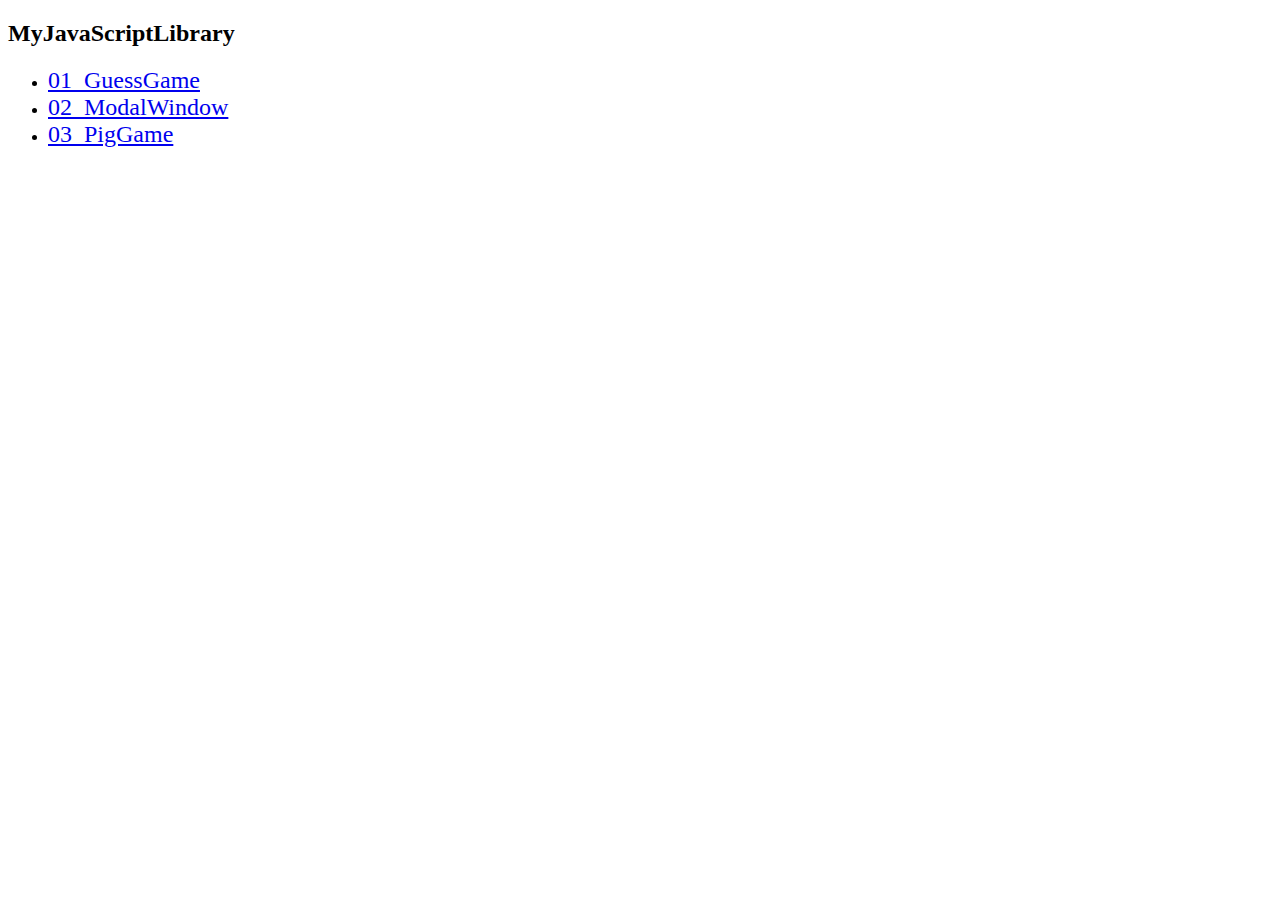
<file: index.html>
<!DOCTYPE html>
<html lang="en">
  <head>
    <meta charset="UTF-8" />
    <title>Books and Learning</title>
    <style>
      a{
        font-size: 1.5em;
      }
    </style>
  </head>
  <body>
    <h2>MyJavaScriptLibrary</h2>
    <ul>
      <li>
        <a href="01_guess/guess.html">01_GuessGame</a>
      </li>
      <li>
        <a href="02_modalWindow/modal.html">02_ModalWindow</a>
      </li>
      <li>
        <a href="03_PigGame/03_PigGame.html">03_PigGame</a>
    </ul>
  </body>
</html>
</file>
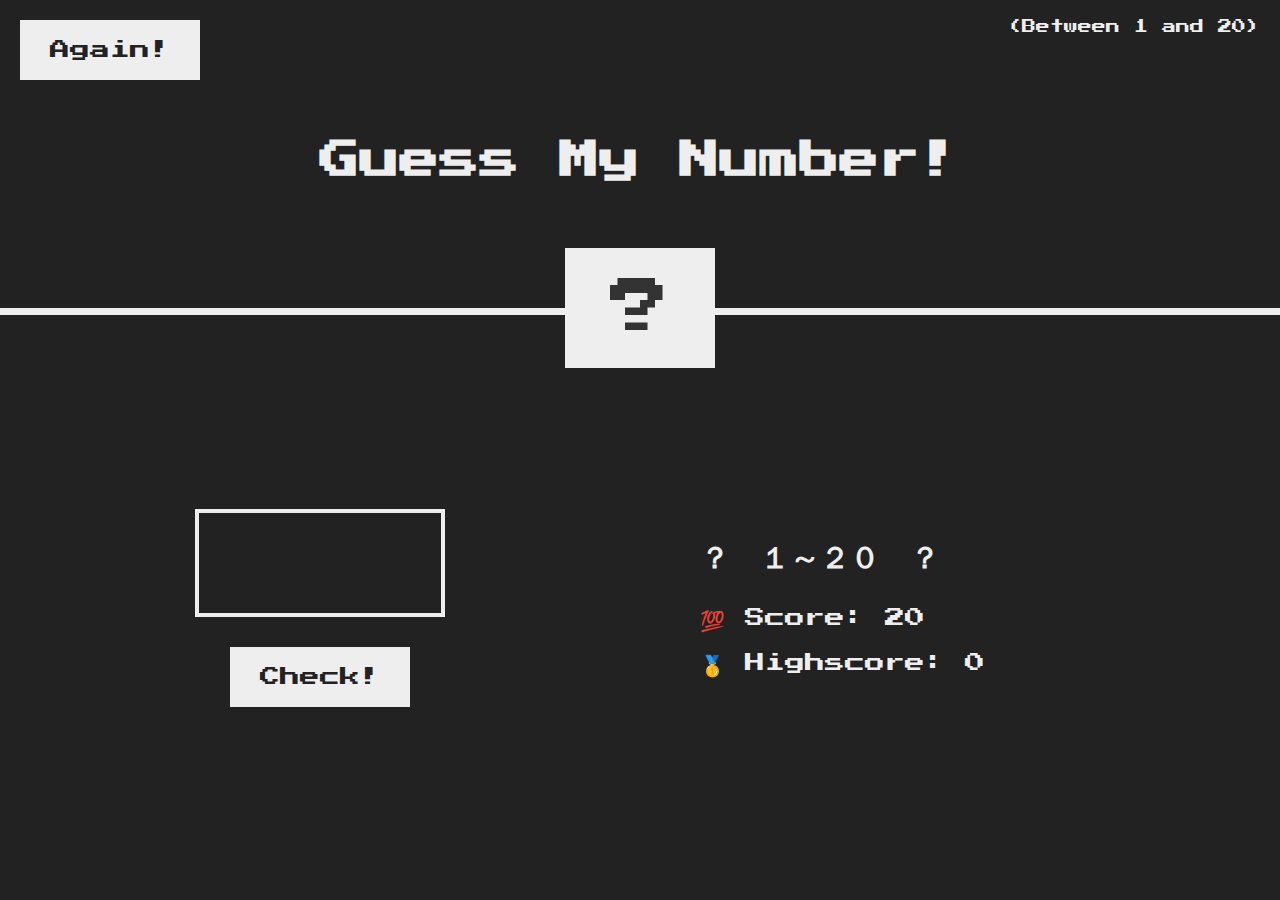
<file: 01_guess/guess.html>
<!DOCTYPE html>
<html lang="en">
  <head>
    <meta charset="UTF-8" />
    <meta name="viewport" content="width=device-width, initial-scale=1.0" />
    <meta http-equiv="X-UA-Compatible" content="ie=edge" />
    <link rel="stylesheet" href="style.css" />
    <title>Guess My Number!</title>
  </head>
  <body>
    <header>
      <h1>Guess My Number!</h1>
      <p class="between">(Between 1 and 20)</p>
      <button class="btn again">Again!</button>
      <div class="number">?</div>
    </header>
    <main>
      <section class="left">
        <input type="number" class="guess" />
        <button class="btn check">Check!</button>
      </section>
      <section class="right">
        <p class="message" style="font-weight: bold">？　１～２０　？</p>
        <p class="label-score">💯 Score: <span class="score">20</span></p>
        <p class="label-highscore">
          🥇 Highscore: <span class="highscore">0</span>
        </p>
      </section>
    </main>
    <script src="script.js"></script>
  </body>
</html>
</file>
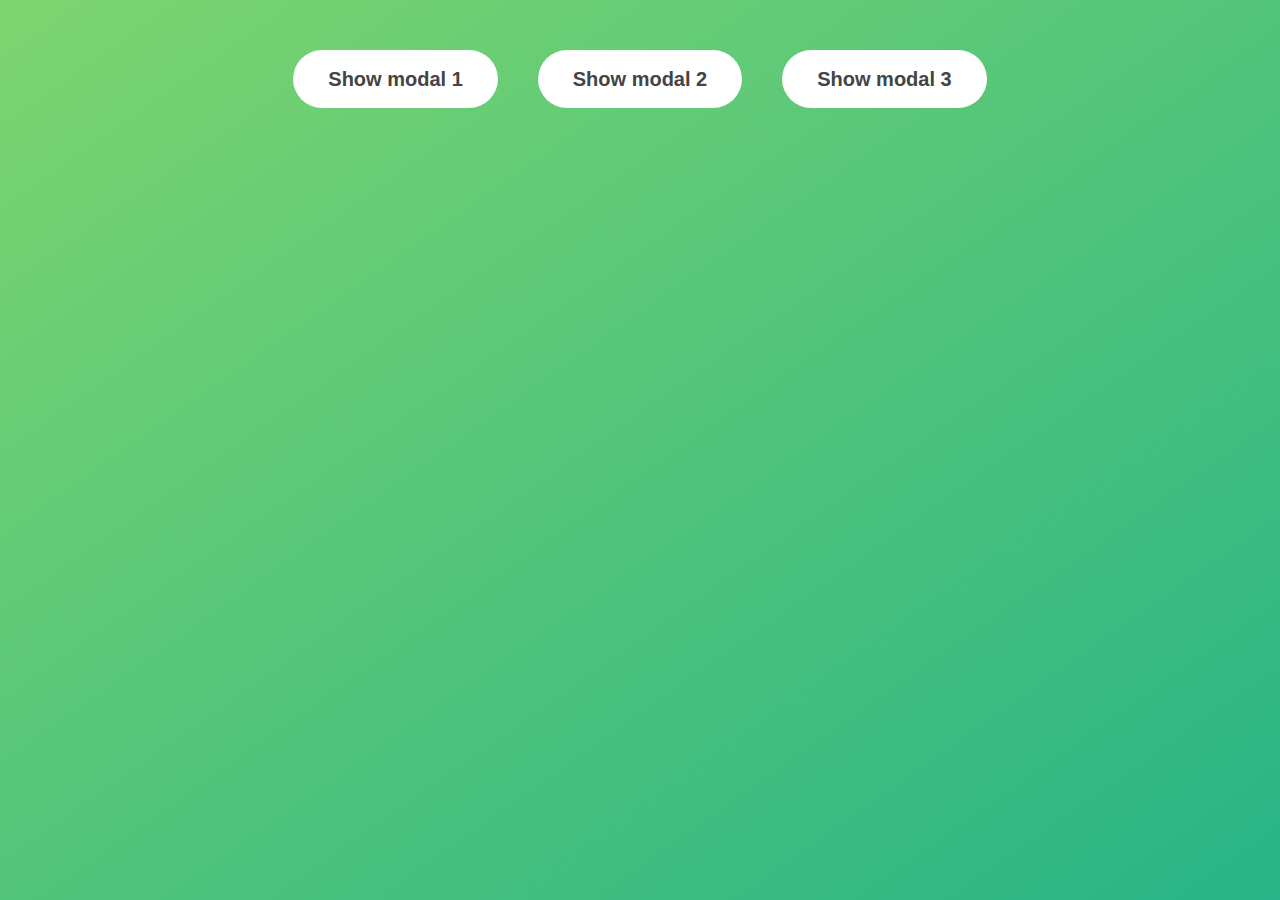
<file: 02_modalWindow/modal.html>
<!DOCTYPE html>
<html lang="en">
  <head>
    <meta charset="UTF-8" />
    <meta name="viewport" content="width=device-width, initial-scale=1.0" />
    <meta http-equiv="X-UA-Compatible" content="ie=edge" />
    <link rel="stylesheet" href="style.css" />
    <title>Modal window</title>
  </head>
  <body>
    <button class="show-modal">Show modal 1</button>
    <button class="show-modal">Show modal 2</button>
    <button class="show-modal">Show modal 3</button>

    <div class="modal hidden">
      <button class="close-modal">&times;</button>
      <h1>I'm a modal window 😍</h1>
      <p>
        Lorem ipsum dolor sit amet, consectetur adipisicing elit, sed do eiusmod
        tempor incididunt ut labore et dolore magna aliqua. Ut enim ad minim
        veniam, quis nostrud exercitation ullamco laboris nisi ut aliquip ex ea
        commodo consequat. Duis aute irure dolor in reprehenderit in voluptate
        velit esse cillum dolore eu fugiat nulla pariatur. Excepteur sint
        occaecat cupidatat non proident, sunt in culpa qui officia deserunt
        mollit anim id est laborum.
      </p>
    </div>
    <div class="overlay hidden"></div>

    <script src="script.js"></script>
  </body>
</html>
</file>
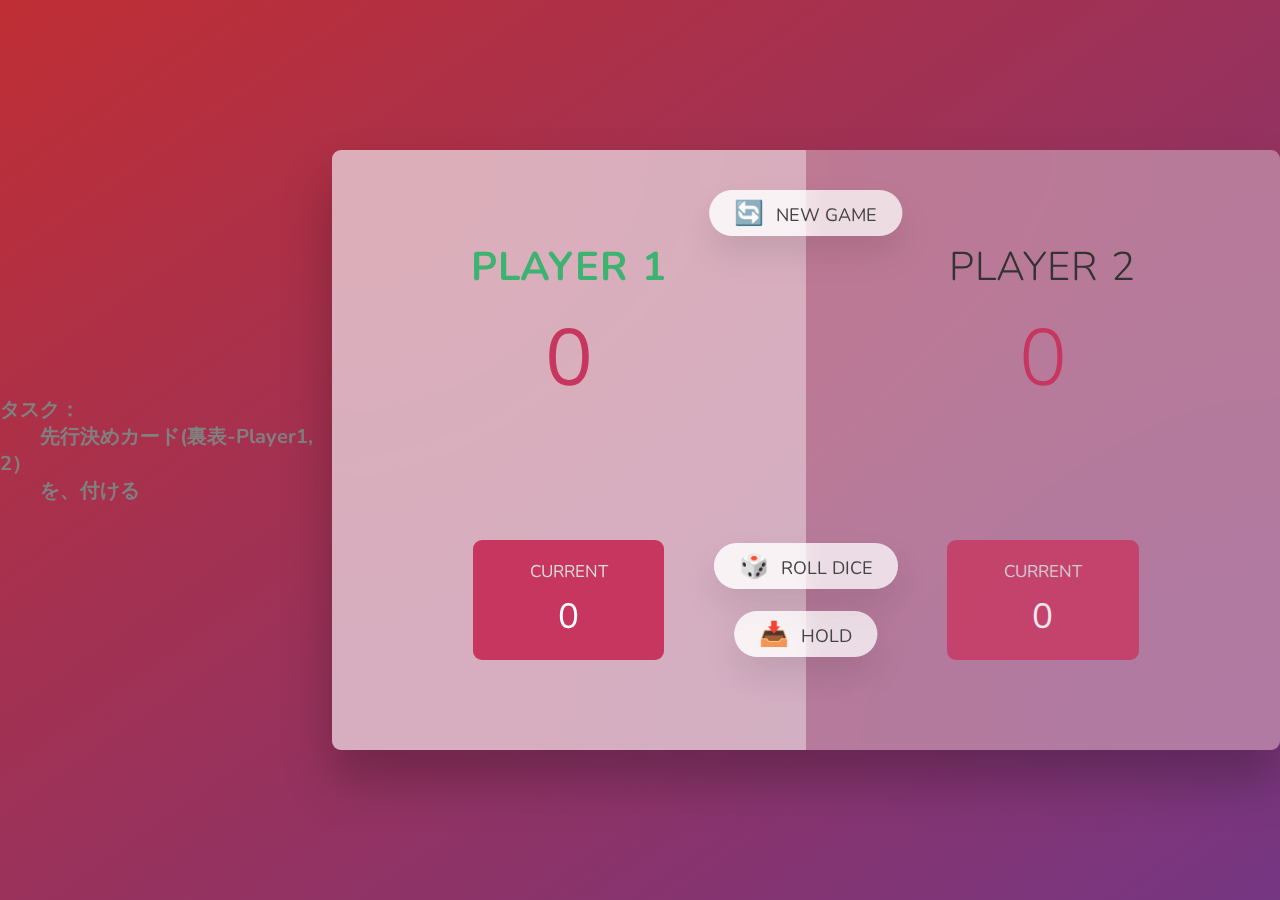
<file: 03_PigGame/03_PigGame.html>
<!DOCTYPE html>
<html lang="en">
  <head>
    <meta charset="UTF-8" />
    <meta name="viewport" content="width=device-width, initial-scale=1.0" />
    <meta http-equiv="X-UA-Compatible" content="ie=edge" />
    <link rel="stylesheet" href="style.css" />
    <title>Pig Game</title>
  </head>
  <body>
    <h1 style="color:Gray; margin-left:0px;">タスク：<br>　　先行決めカード(裏表-Player1, 2）<br>　　を、付ける</h1>
    <main>
      <section class="player player--0 player--active">
        <h2 class="name" id="name--0">Player 1</h2>
        <p class="score" id="score--0">43</p>
        <div class="current">
          <p class="current-label">Current</p>
          <p class="current-score" id="current--0">0</p>
        </div>
      </section>
      <section class="player player--1">
        <h2 class="name" id="name--1">Player 2</h2>
        <p class="score" id="score--1">24</p>
        <div class="current">
          <p class="current-label">Current</p>
          <p class="current-score" id="current--1">0</p>
        </div>
      </section>

      <img src="dice-5.png" alt="Playing dice" class="dice" />
      <button class="btn btn--new">🔄 New game</button>
      <button class="btn btn--roll">🎲 Roll dice</button>
      <button class="btn btn--hold">📥 Hold</button>
    </main>
    <script src="script.js"></script>
  </body>
</html>
</file>
<file: 01_guess/style.css>
@import url('https://fonts.googleapis.com/css?family=Press+Start+2P&display=swap');

* {
  margin: 0;
  padding: 0;
  box-sizing: inherit;
}

html {
  font-size: 62.5%;
  box-sizing: border-box;
}

body {
  font-family: 'Press Start 2P', sans-serif;
  color: #eee;
  background-color: #222;
  /* background-color: #60b347; */
}

/* LAYOUT */
header {
  position: relative;
  height: 35vh;
  border-bottom: 7px solid #eee;
}

main {
  height: 65vh;
  color: #eee;
  display: flex;
  align-items: center;
  justify-content: space-around;
}

.left {
  width: 52rem;
  display: flex;
  flex-direction: column;
  align-items: center;
}

.right {
  width: 52rem;
  font-size: 2rem;
}

/* ELEMENTS STYLE */
h1 {
  font-size: 4rem;
  text-align: center;
  position: absolute;
  width: 100%;
  top: 52%;
  left: 50%;
  transform: translate(-50%, -50%);
}

.number {
  background: #eee;
  color: #333;
  font-size: 6rem;
  width: 15rem;
  padding: 3rem 0rem;
  text-align: center;
  position: absolute;
  bottom: 0;
  left: 50%;
  transform: translate(-50%, 50%);
}

.between {
  font-size: 1.4rem;
  position: absolute;
  top: 2rem;
  right: 2rem;
}

.again {
  position: absolute;
  top: 2rem;
  left: 2rem;
}

.guess {
  background: none;
  border: 4px solid #eee;
  font-family: inherit;
  color: inherit;
  font-size: 5rem;
  padding: 2.5rem;
  width: 25rem;
  text-align: center;
  display: block;
  margin-bottom: 3rem;
}

.btn {
  border: none;
  background-color: #eee;
  color: #222;
  font-size: 2rem;
  font-family: inherit;
  padding: 2rem 3rem;
  cursor: pointer;
}

.btn:hover {
  background-color: #ccc;
}

.message {
  margin-bottom: 4rem;
  height: 3rem;
  font-size: 1.5em;
}

.label-score {
  margin-bottom: 2rem;
}
</file>
<file: 02_modalWindow/style.css>
* {
  margin: 0;
  padding: 0;
  box-sizing: inherit;
}

html {
  font-size: 62.5%;
  box-sizing: border-box;
}

body {
  font-family: sans-serif;
  color: #333;
  line-height: 1.5;
  height: 100vh;
  position: relative;
  display: flex;
  align-items: flex-start;
  justify-content: center;
  background: linear-gradient(to top left, #28b487, #7dd56f);
}

.show-modal {
  font-size: 2rem;
  font-weight: 600;
  padding: 1.75rem 3.5rem;
  margin: 5rem 2rem;
  border: none;
  background-color: #fff;
  color: #444;
  border-radius: 10rem;
  cursor: pointer;
}

.close-modal {
  position: absolute;
  top: 1.2rem;
  right: 2rem;
  font-size: 5rem;
  color: #333;
  cursor: pointer;
  border: none;
  background: none;
}

h1 {
  font-size: 2.5rem;
  margin-bottom: 2rem;
}

p {
  font-size: 1.8rem;
}

/* -------------------------- */
/* CLASSES TO MAKE MODAL WORK */
.hidden {
  display: none;
}

.modal {
  position: absolute;
  top: 50%;
  left: 50%;
  transform: translate(-50%, -50%);
  width: 70%;

  background-color: white;
  padding: 6rem;
  border-radius: 5px;
  box-shadow: 0 3rem 5rem rgba(0, 0, 0, 0.3);
  z-index: 10;
}

.overlay {
  position: absolute;
  top: 0;
  left: 0;
  width: 100%;
  height: 100%;
  background-color: rgba(0, 0, 0, 0.6);
  backdrop-filter: blur(3px);
  z-index: 5;
}
</file>
<file: 03_PigGame/style.css>
@import url('https://fonts.googleapis.com/css2?family=Nunito&display=swap');



* {
  margin: 0;
  padding: 0;
  box-sizing: inherit;
}

html {
  font-size: 62.5%;
  box-sizing: border-box;
}

body {
  font-family: 'Nunito', sans-serif;
  font-weight: 400;
  height: 100vh;
  color: #333;
  background-image: linear-gradient(to top left, #753682 0%, #bf2e34 100%);
  display: flex;
  align-items: center;
  justify-content: center;
}

/* LAYOUT */
main {
  position: relative;
  width: 100rem;
  height: 60rem;
  background-color: rgba(255, 255, 255, 0.35);
  backdrop-filter: blur(200px);
  filter: blur();
  box-shadow: 0 3rem 5rem rgba(0, 0, 0, 0.25);
  border-radius: 9px;
  overflow: hidden;
  display: flex;
}

.player {
  flex: 50%;
  padding: 9rem;
  display: flex;
  flex-direction: column;
  align-items: center;
  transition: all 0.75s;
}

/* ELEMENTS */
.name {
  position: relative;
  font-size: 4rem;
  text-transform: uppercase;
  letter-spacing: 1px;
  word-spacing: 2px;
  font-weight: 300;
  margin-bottom: 1rem;
}

.score {
  font-size: 8rem;
  font-weight: 300;
  color: #c7365f;
  margin-bottom: auto;
}

.player--active {
  background-color: rgba(255, 255, 255, 0.4);
}
.player--active .name {
  font-weight: 700;
  color: mediumseagreen;
}
.player--active .score {
  font-weight: 400;
}

.player--active .current {
  opacity: 1;
}

.current {
  background-color: #c7365f;
  opacity: 0.8;
  border-radius: 9px;
  color: #fff;
  width: 65%;
  padding: 2rem;
  text-align: center;
  transition: all 0.75s;
}

.current-label {
  text-transform: uppercase;
  margin-bottom: 1rem;
  font-size: 1.7rem;
  color: #ddd;
}

.current-score {
  font-size: 3.5rem;
}

/* ABSOLUTE POSITIONED ELEMENTS */
.btn {
  position: absolute;
  left: 50%;
  transform: translateX(-50%);
  color: #444;
  background: none;
  border: none;
  font-family: inherit;
  font-size: 1.8rem;
  text-transform: uppercase;
  cursor: pointer;
  font-weight: 400;
  transition: all 0.2s;

  background-color: white;
  background-color: rgba(255, 255, 255, 0.6);
  backdrop-filter: blur(10px);

  padding: 0.7rem 2.5rem;
  border-radius: 50rem;
  box-shadow: 0 1.75rem 3.5rem rgba(0, 0, 0, 0.1);
}

.btn::first-letter {
  font-size: 2.4rem;
  display: inline-block;
  margin-right: 0.7rem;
}

.btn--new {
  top: 4rem;
}
.btn--roll {
  top: 39.3rem;
}
.btn--hold {
  top: 46.1rem;
}

.btn:active {
  transform: translate(-50%, 3px);
  box-shadow: 0 1rem 2rem rgba(0, 0, 0, 0.15);
}

.btn:focus {
  outline: none;
}

.dice {
  position: absolute;
  left: 50%;
  top: 16.5rem;
  transform: translateX(-50%);
  height: 10rem;
  box-shadow: 0 2rem 5rem rgba(0, 0, 0, 0.2);
}

.player--winner {
  background-color: #2f2f2f;
}

.player--winner .name {
  font-weight: 700;
  /*  color: #c7365f; */
  color: Gold;
}

/* 新しく加えたもの */
.hidden {
  display: none;
}
</file>
